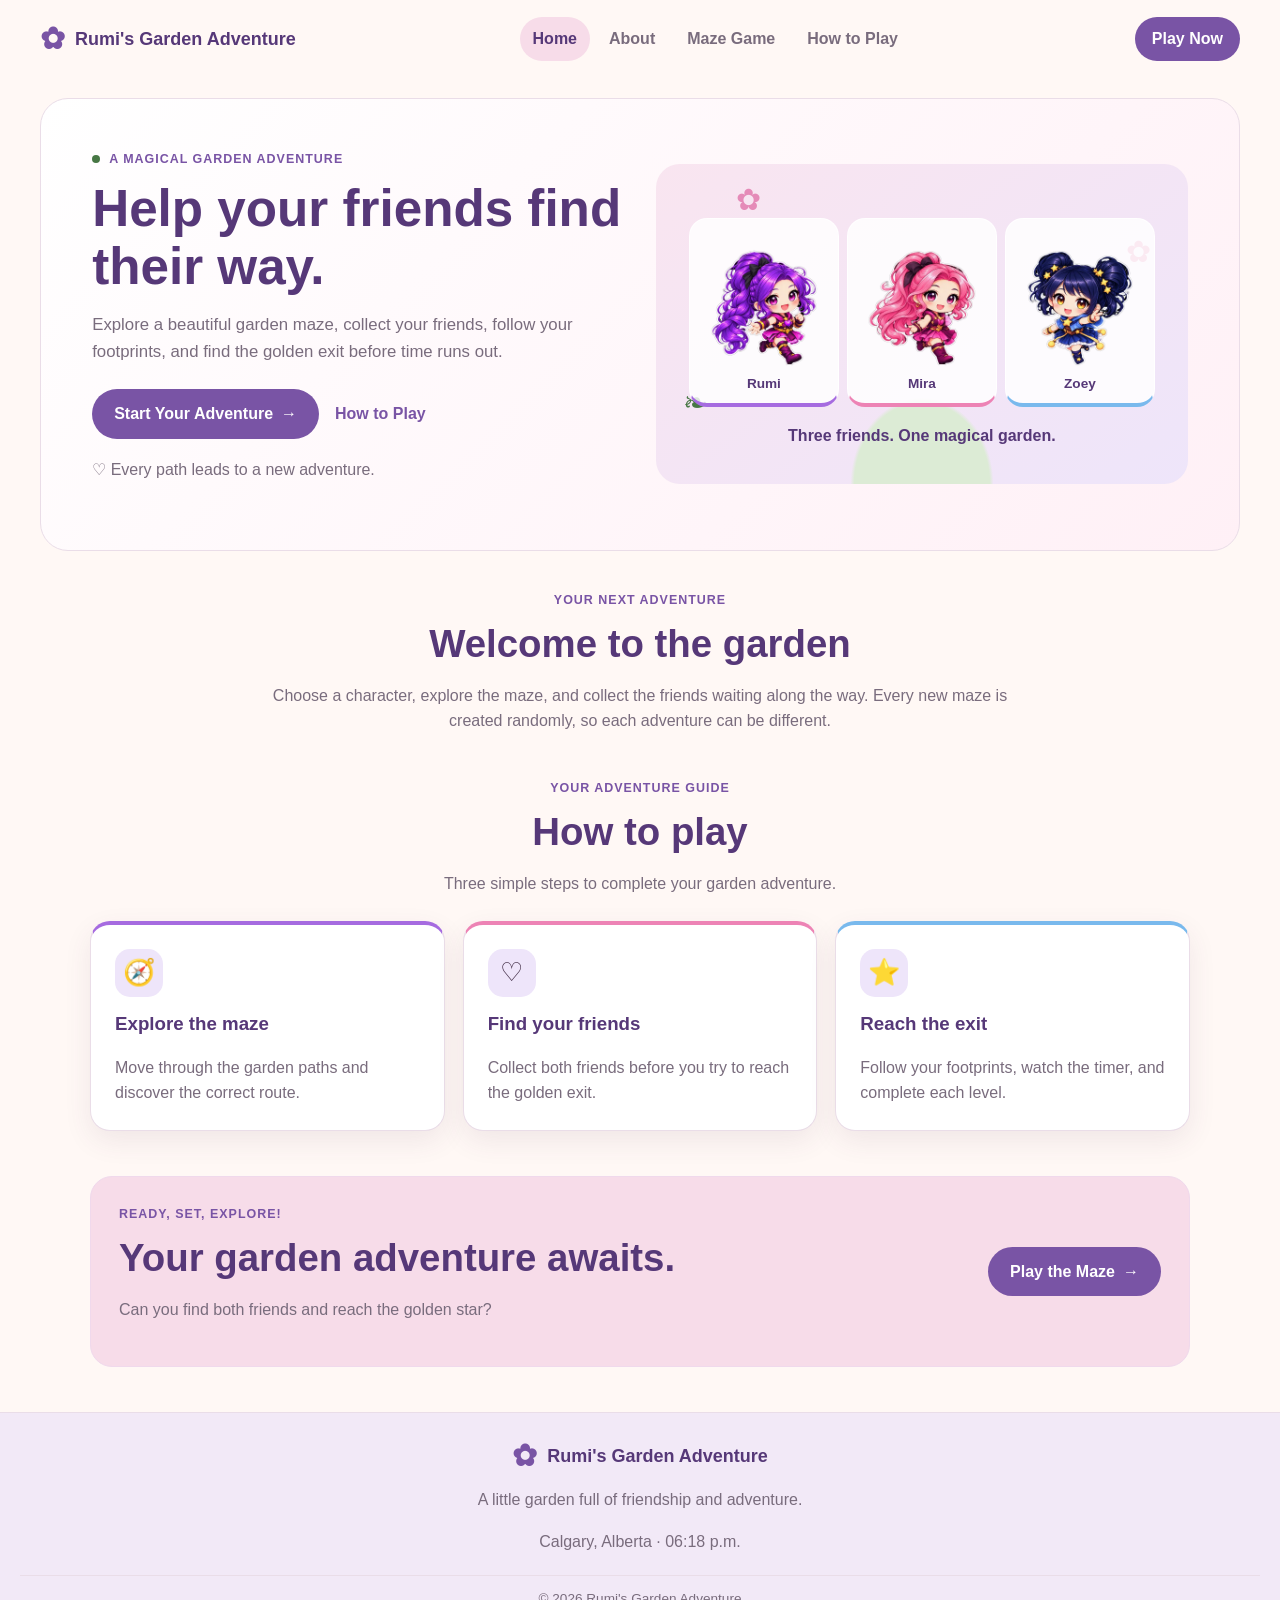
<file: index.html>
<!DOCTYPE html>
<html lang="en">

<head>
    <meta charset="UTF-8">
    <meta name="viewport" content="width=device-width, initial-scale=1.0">
    <meta name="description" content="Join Rumi and her friends on a magical garden maze adventure.">
    <title>Rumi's Garden Adventure | Home</title>
    <link rel="icon" type="image/png" href="images/logo.png">
    <link rel="manifest" href="manifest.json">
    <link rel="stylesheet" href="style.css">
    <script src="main.js" defer></script>
</head>

<body class="home-page">

    <!-- Main website header -->
    <header class="site-header">
        <a class="brand" href="index.html" aria-label="Rumi's Garden Adventure home">
            <span class="brand-flower" aria-hidden="true">✿</span>
            <span>Rumi's Garden Adventure</span>
        </a>

        <nav class="main-nav" aria-label="Main navigation">
            <a href="index.html" aria-current="page">Home</a>
            <a href="#about">About</a>
            <a href="game.html">Maze Game</a>
            <a href="#how-to-play">How to Play</a>
        </nav>

        <a class="button button-small" href="game.html">Play Now</a>
    </header>

    <!-- Main home page content -->
    <main>

        <!-- Welcome section -->
        <section class="hero" id="about">
            <div class="hero-content">
                <p class="eyebrow">
                    <span class="location-dot" aria-hidden="true"></span>
                    A MAGICAL GARDEN ADVENTURE
                </p>

                <h1>Help your friends find their way.</h1>

                <p class="hero-description">
                    Explore a beautiful garden maze, collect your friends,
                    follow your footprints, and find the golden exit before
                    time runs out.
                </p>

                <div class="hero-actions">
                    <a class="button" href="game.html">
                        Start Your Adventure
                        <span aria-hidden="true">→</span>
                    </a>

                    <a class="text-link" href="#how-to-play">How to Play</a>
                </div>

                <p class="hero-note">♡ Every path leads to a new adventure.</p>
            </div>

            <!-- Character artwork -->
            <div class="hero-art">
                <span class="garden-decoration flower-top" aria-hidden="true">✿</span>
                <span class="garden-decoration leaf-left" aria-hidden="true">❧</span>
                <span class="garden-decoration flower-right" aria-hidden="true">✿</span>

                <div class="hero-characters">
                    <div class="hero-character">
                        <img src="images/Rumi.png" alt="Rumi, the adventurer">
                        <span>Rumi</span>
                    </div>

                    <div class="hero-character">
                        <img src="images/Mira.png" alt="Mira, Rumi's friend">
                        <span>Mira</span>
                    </div>

                    <div class="hero-character">
                        <img src="images/Zoey.png" alt="Zoey, Rumi's friend">
                        <span>Zoey</span>
                    </div>
                </div>

                <p class="hero-art-caption">Three friends. One magical garden.</p>
            </div>
        </section>

        <!-- Introduction section -->
        <section class="welcome-section">
            <p class="eyebrow">YOUR NEXT ADVENTURE</p>
            <h2>Welcome to the garden</h2>

            <p>
                Choose a character, explore the maze, and collect the friends
                waiting along the way. Every new maze is created randomly,
                so each adventure can be different.
            </p>
        </section>

        <!-- Instructions section -->
        <section class="features-section" id="how-to-play">
            <div class="section-heading">
                <p class="eyebrow">YOUR ADVENTURE GUIDE</p>
                <h2>How to play</h2>
                <p>Three simple steps to complete your garden adventure.</p>
            </div>

            <div class="feature-grid">
                <article class="feature-card feature-purple">
                    <span class="feature-icon" aria-hidden="true">🧭</span>
                    <h3>Explore the maze</h3>
                    <p>Move through the garden paths and discover the correct route.</p>
                </article>

                <article class="feature-card feature-pink">
                    <span class="feature-icon" aria-hidden="true">♡</span>
                    <h3>Find your friends</h3>
                    <p>Collect both friends before you try to reach the golden exit.</p>
                </article>

                <article class="feature-card feature-green">
                    <span class="feature-icon" aria-hidden="true">⭐</span>
                    <h3>Reach the exit</h3>
                    <p>Follow your footprints, watch the timer, and complete each level.</p>
                </article>
            </div>
        </section>

        <!-- Final invitation -->
        <section class="play-banner">
            <div>
                <p class="eyebrow">READY, SET, EXPLORE!</p>
                <h2>Your garden adventure awaits.</h2>
                <p>Can you find both friends and reach the golden star?</p>
            </div>

            <a class="button" href="game.html">
                Play the Maze
                <span aria-hidden="true">→</span>
            </a>
        </section>

    </main>

    <!-- Website footer -->
    <footer class="site-footer">
        <div class="footer-content">
            <a class="brand footer-brand" href="index.html">
                <span class="brand-flower" aria-hidden="true">✿</span>
                <span>Rumi's Garden Adventure</span>
            </a>

            <p>A little garden full of friendship and adventure.</p>

            <p class="footer-location">
                Calgary, Alberta · <span id="home-time">Local time loading...</span>
            </p>
        </div>

        <p class="copyright">
            © <span id="home-year"></span> Rumi's Garden Adventure
        </p>
    </footer>

</body>

</html>
</file>
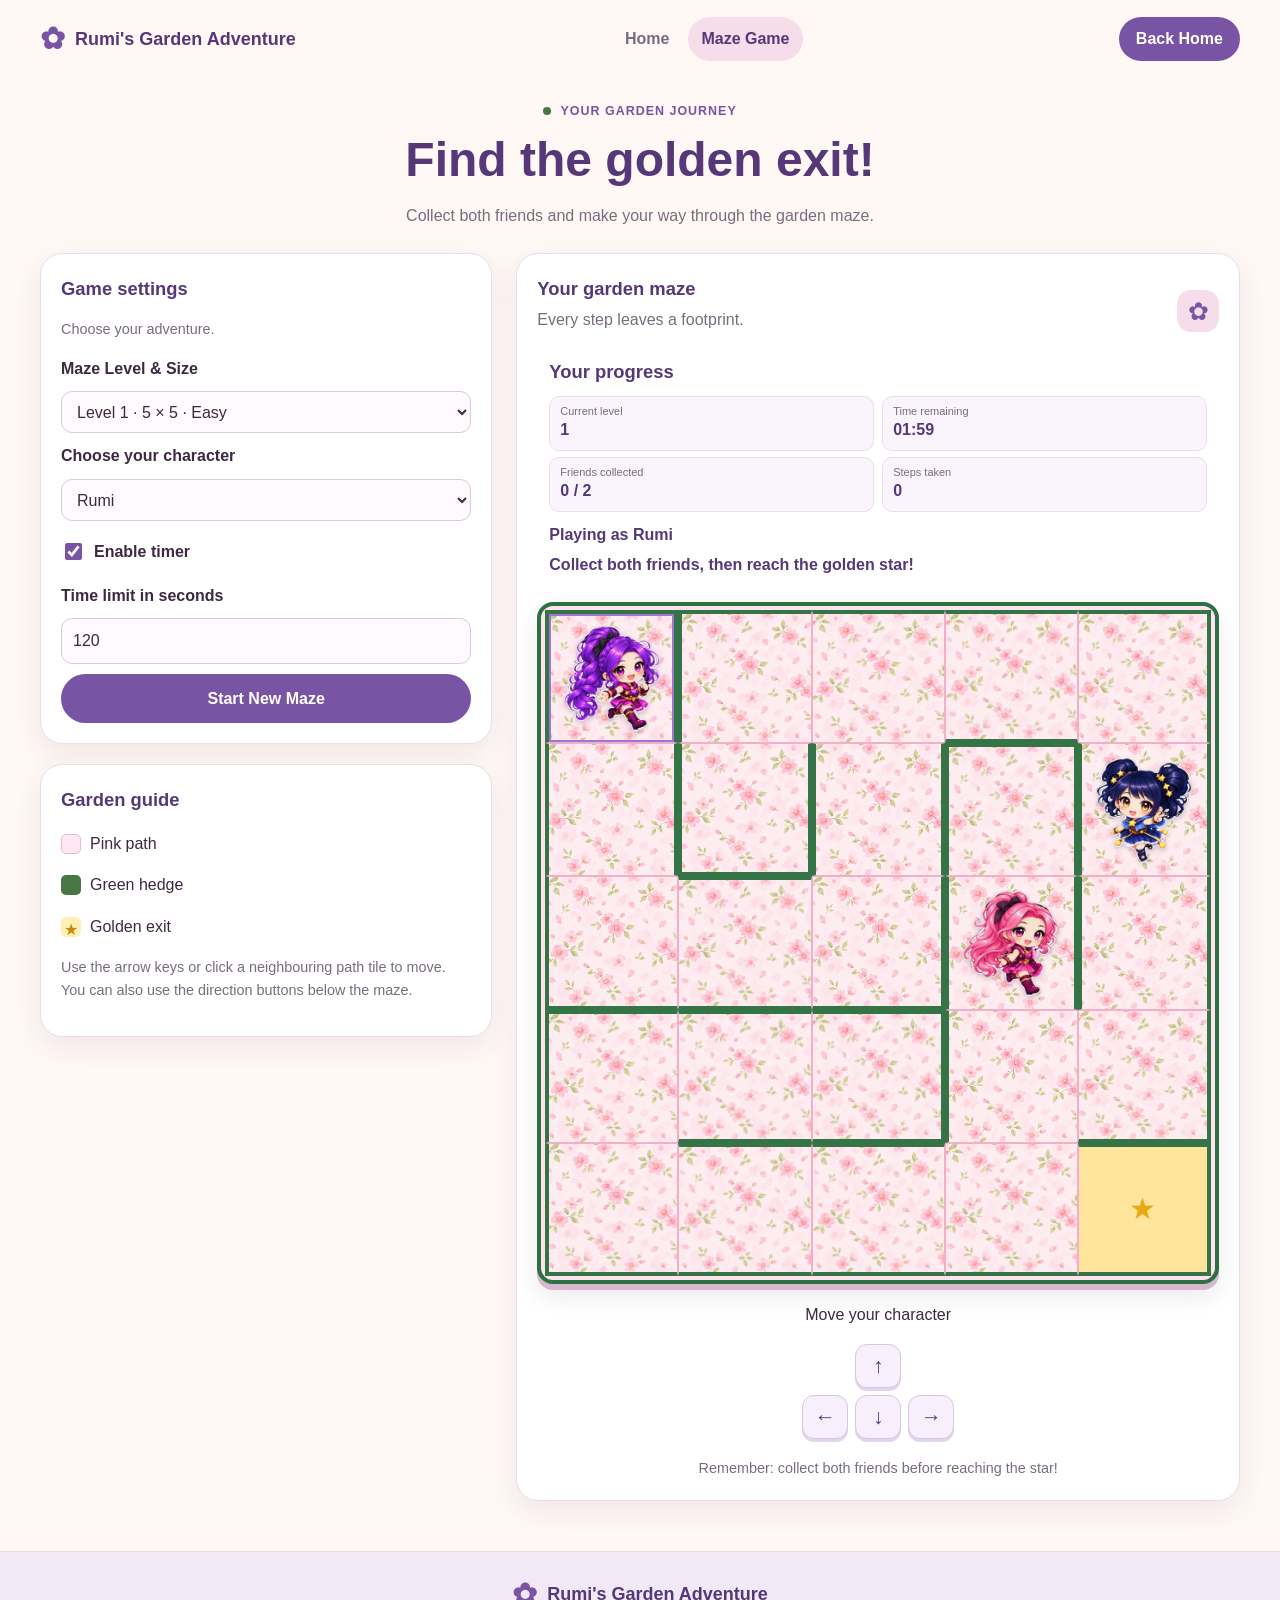
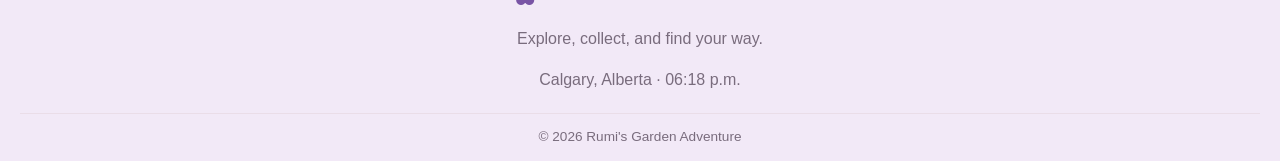
<file: game.html>
<!DOCTYPE html>
<html lang="en">

<head>
    <meta charset="UTF-8">
    <meta name="viewport" content="width=device-width, initial-scale=1.0">
    <meta name="description" content="Play Rumi's Garden Adventure maze game.">
    <title>Rumi's Garden Adventure | Maze Game</title>
    <link rel="icon" type="image/png" href="images/logo.png">
    <link rel="manifest" href="manifest.json">
    <link rel="stylesheet" href="style.css">
    <script src="main.js" defer></script>
</head>

<body class="game-page">

    <!-- Main website header -->
    <header class="site-header">
        <a class="brand" href="index.html" aria-label="Rumi's Garden Adventure home">
            <span class="brand-flower" aria-hidden="true">✿</span>
            <span>Rumi's Garden Adventure</span>
        </a>

        <nav class="main-nav" aria-label="Main navigation">
            <a href="index.html">Home</a>
            <a href="game.html" aria-current="page">Maze Game</a>
        </nav>

        <a class="button button-small" href="index.html">Back Home</a>
    </header>

    <!-- Main game content -->
    <main class="game-main">

        <!-- Game introduction -->
        <section class="game-heading">
            <p class="eyebrow">
                <span class="location-dot" aria-hidden="true"></span>
                YOUR GARDEN JOURNEY
            </p>

            <h1>Find the golden exit!</h1>

            <p>Collect both friends and make your way through the garden maze.</p>
        </section>

        <div class="game-layout">

            <!-- Settings, progress, and guide -->
            <aside class="game-sidebar">

                <!-- Game settings -->
                <section class="panel settings-panel">
                    <h2>Game settings</h2>
                    <p class="panel-description">Choose your adventure.</p>

                    <form id="maze-form">
                        <label for="level-selector-toggle">Maze Level & Size</label>


                        <select id="level-selector-toggle" class="level-selector-toggle" name="level-selector">
                            <optgroup label="Easy">
                                <option value="1">Level 1 · 5 × 5 · Easy</option>
                                <option value="2">Level 2 · 6 × 6 · Easy</option>
                                <option value="3">Level 3 · 7 × 7 · Easy</option>
                                <option value="4">Level 4 · 8 × 8 · Easy</option>
                            </optgroup>
                            <optgroup label="Medium">
                                <option value="5">Level 5 · 9 × 9 · Medium</option>
                                <option value="6">Level 6 · 10 × 10 · Medium</option>
                                <option value="7">Level 7 · 11 × 11 · Medium</option>
                                <option value="8">Level 8 · 12 × 12 · Medium</option>
                            </optgroup>
                            <optgroup label="Hard">
                                <option value="9">Level 9 · 13 × 13 · Hard</option>
                                <option value="10">Level 10 · 14 × 14 · Hard</option>
                                <option value="11">Level 11 · 15 × 15 · Hard</option>
                                <option value="12">Level 12 · 16 × 16 · Hard</option>
                            </optgroup>
                            <optgroup label="Expert">
                                <option value="13">Level 13 · 17 × 17 · Expert</option>
                                <option value="14">Level 14 · 18 × 18 · Expert</option>
                                <option value="15">Level 15 · 19 × 19 · Expert</option>
                                <option value="16">Level 16 · 20 × 20 · Expert</option>
                            </optgroup>
                        </select>


                        <input type="hidden" id="maze-size" name="maze-size" value="5">


                        <label for="player-character">Choose your character</label>

                        <select id="player-character" name="player-character">
                            <option value="Rumi">Rumi</option>
                            <option value="Mira">Mira</option>
                            <option value="Zoey">Zoey</option>
                        </select>

                        <label class="checkbox-label" for="timer-enabled">
                            <input type="checkbox" id="timer-enabled" name="timer-enabled" checked>
                            <span>Enable timer</span>
                        </label>

                        <label for="time-limit">Time limit in seconds</label>

                        <input type="number" id="time-limit" name="time-limit" min="10" max="600" value="120">

                        <p class="form-error" id="settings-error" role="alert"></p>

                        <button class="button button-full" type="submit">
                            Start New Maze
                        </button>
                    </form>
                </section>



                <!-- Maze guide -->
                <section class="panel guide-panel">
                    <h2>Garden guide</h2>

                    <p>
                        <span class="guide-symbol path-symbol" aria-hidden="true"></span>
                        Pink path
                    </p>

                    <p>
                        <span class="guide-symbol wall-symbol" aria-hidden="true"></span>
                        Green hedge
                    </p>

                    <p>
                        <span class="guide-symbol exit-symbol" aria-hidden="true">★</span>
                        Golden exit
                    </p>

                    <p class="panel-description">
                        Use the arrow keys or click a neighbouring path tile to move.
                        You can also use the direction buttons below the maze.
                    </p>
                </section>

            </aside>

            <!-- Maze and movement controls -->
            <section class="panel maze-panel">
                <div class="maze-panel-heading">
                    <div>
                        <h2>Your garden maze</h2>
                        <p>Every step leaves a footprint.</p>
                    </div>

                    <span class="garden-badge" aria-hidden="true">✿</span>
                </div>
                <!-- Player progress -->
                <section class="status-panel">
                    <h2>Your progress</h2>

                    <div class="stat-card">
                        <span>Current level</span>
                        <strong id="level-score">1</strong>
                    </div>

                    <div class="stat-card">
                        <span>Time remaining</span>
                        <strong id="game-timer">02:00</strong>
                    </div>

                    <div class="stat-card">
                        <span>Friends collected</span>
                        <strong id="friends-count">0 / 2</strong>
                    </div>

                    <div class="stat-card">
                        <span>Steps taken</span>
                        <strong id="steps-count">0</strong>
                    </div>

                    <p id="selected-character-name" class="selected-character">
                        Playing as Rumi
                    </p>

                    <p id="game-message" class="game-message" role="status" aria-live="polite">
                        Choose your settings and start!
                    </p>
                </section>



                <div id="maze-board" class="maze-board" aria-label="Garden maze">
                    <p class="maze-placeholder">Your garden maze will appear here.</p>
                </div>

                <!-- Accessible movement buttons -->
                <div class="movement-controls">
                    <p>Move your character</p>

                    <div class="control-row">
                        <button type="button" data-move="up" aria-label="Move up">↑</button>
                    </div>

                    <div class="control-row">
                        <button type="button" data-move="left" aria-label="Move left">←</button>
                        <button type="button" data-move="down" aria-label="Move down">↓</button>
                        <button type="button" data-move="right" aria-label="Move right">→</button>
                    </div>
                </div>

                <p class="maze-tip">
                    Remember: collect both friends before reaching the star!
                </p>

            </section>
        </div>
    </main>

    <!-- Winning screen -->
    <section id="win-screen" class="result-screen" hidden aria-labelledby="win-title">
        <div class="result-card win-card">
            <p class="result-decoration" aria-hidden="true">✦ ✿ ✦</p>
            <h2 id="win-title">You Won!</h2>
            <p class="result-subtitle">All your friends are together!</p>

            <div class="winning-characters">
                <img src="images/Rumi.png" alt="Rumi">
                <img src="images/Mira.png" alt="Mira">
                <img src="images/Zoey.png" alt="Zoey">
            </div>

            <p id="win-message">You collected both friends and reached the exit!</p>
            <p id="win-score" class="result-score">Level completed: 1</p>

            <button type="button" id="next-level" class="button button-full">
                Next Level →
            </button>

            <div class="result-actions">
                <button type="button" id="win-play-again" class="button button-light">
                    Play Again
                </button>

                <a class="text-link" href="index.html">Back to Home</a>
            </div>
        </div>
    </section>

    <!-- Time-up screen -->
    <section id="lose-screen" class="result-screen" hidden aria-labelledby="lose-title">
        <div class="result-card lose-card">
            <p class="result-decoration" aria-hidden="true">💔</p>
            <h2 id="lose-title">Time's Up!</h2>

            <img id="lose-character" class="lose-character" src="images/Rumi.png" alt="Your selected character">

            <p id="lose-message">The timer has ended. Try the garden maze again!</p>

            <button type="button" id="lose-play-again" class="button button-full">
                Try Again
            </button>

            <a class="text-link" href="index.html">Back to Home</a>
        </div>
    </section>

    <!-- Website footer -->
    <footer class="site-footer">
        <div class="footer-content">
            <a class="brand footer-brand" href="index.html">
                <span class="brand-flower" aria-hidden="true">✿</span>
                <span>Rumi's Garden Adventure</span>
            </a>

            <p>Explore, collect, and find your way.</p>

            <p class="footer-location">
                Calgary, Alberta · <span id="current-time">Local time loading...</span>
            </p>
        </div>

        <p class="copyright">
            © <span id="current-year"></span> Rumi's Garden Adventure
        </p>
    </footer>

</body>

</html>
</file>
<file: style.css>
/* Main colours */

:root {
    --cream: #fff8f5;
    --white: #ffffff;
    --purple: #7954a5;
    --purple-dark: #563878;
    --pink: #f7dce9;
    --lavender: #eee5fa;
    --gold: #f4c75e;
    --ink: #3e2942;
    --muted: #796c7d;
    --line: #eadde8;
    --garden-green: #477744;
    --garden-light: #a8cf82;
    --shadow: 0 10px 28px rgba(88, 54, 93, 0.09);
}

/* General page styles */

* {
    box-sizing: border-box;
}

html {
    scroll-behavior: smooth;
}

body {
    min-height: 100vh;
    margin: 0;
    display: flex;
    flex-direction: column;
    overflow-x: hidden;
    background: var(--cream);
    color: var(--ink);
    font-family: Inter, Arial, sans-serif;
    line-height: 1.6;
}

main {
    flex: 1;
    min-width: 0;
}

img {
    display: block;
    max-width: 100%;
}

button,
input,
select {
    font: inherit;
}

button {
    cursor: pointer;
}

[hidden] {
    display: none !important;
}

a:focus-visible,
button:focus-visible,
input:focus-visible,
select:focus-visible {
    outline: 3px solid var(--gold);
    outline-offset: 3px;
}

/* Header and navigation */

.site-header {
    width: min(1200px, calc(100% - 40px));
    min-height: 78px;
    margin: 0 auto;
    padding: 14px 0;
    display: flex;
    justify-content: space-between;
    align-items: center;
    gap: 20px;
}

.brand {
    display: flex;
    align-items: center;
    gap: 10px;
    color: var(--purple-dark);
    font-size: 18px;
    font-weight: 800;
    text-decoration: none;
}

.brand-flower {
    color: var(--purple);
    font-size: 30px;
    line-height: 1;
}

.main-nav {
    display: flex;
    flex-wrap: wrap;
    align-items: center;
    gap: 6px;
}

.main-nav a {
    padding: 9px 13px;
    border-radius: 999px;
    color: var(--muted);
    font-weight: 700;
    text-decoration: none;
    transition: background 0.2s, color 0.2s;
}

.main-nav a:hover,
.main-nav a[aria-current="page"] {
    background: var(--pink);
    color: var(--purple-dark);
}

/* Buttons and links */

.button {
    display: inline-flex;
    justify-content: center;
    align-items: center;
    gap: 8px;
    max-width: 100%;
    padding: 12px 22px;
    border: 0;
    border-radius: 999px;
    background: var(--purple);
    color: var(--white);
    font-weight: 750;
    text-align: center;
    text-decoration: none;
    transition: transform 0.2s, background 0.2s;
}

.button:hover {
    transform: translateY(-2px);
    background: var(--purple-dark);
}

.button-small {
    padding: 9px 17px;
}

.button-full {
    width: 100%;
}

.button-light {
    border: 1px solid #d8c7df;
    background: var(--white);
    color: var(--purple-dark);
}

.button-light:hover {
    background: var(--lavender);
    color: var(--purple-dark);
}

.text-link {
    color: var(--purple);
    font-weight: 750;
    text-decoration: none;
}

.text-link:hover {
    text-decoration: underline;
}

/* Home page hero */

.hero {
    width: min(1200px, calc(100% - 40px));
    margin: 20px auto 40px;
    padding: clamp(24px, 4vw, 52px);
    display: grid;
    grid-template-columns: minmax(0, 1fr) minmax(0, 1fr);
    align-items: center;
    gap: 32px;
    overflow: hidden;
    border: 1px solid var(--line);
    border-radius: 28px;
    background: linear-gradient(135deg, #ffffff, #fff0f6);
}

.hero-content {
    min-width: 0;
}

.eyebrow {
    margin: 0 0 10px;
    color: var(--purple);
    font-size: 0.78rem;
    font-weight: 800;
    letter-spacing: 0.08em;
}

.location-dot {
    display: inline-block;
    width: 8px;
    height: 8px;
    margin-right: 5px;
    border-radius: 50%;
    background: var(--garden-green);
}

.hero h1 {
    margin: 0 0 16px;
    color: var(--purple-dark);
    font-size: clamp(2.1rem, 4vw, 3.5rem);
    line-height: 1.12;
    overflow-wrap: anywhere;
}

.hero-description {
    max-width: 520px;
    color: var(--muted);
    font-size: 1.05rem;
}

.hero-actions {
    display: flex;
    flex-wrap: wrap;
    align-items: center;
    gap: 16px;
    margin-top: 24px;
}

.hero-note {
    margin-top: 18px;
    color: var(--muted);
}

/* Home page character artwork */

.hero-art {
    position: relative;
    min-width: 0;
    min-height: 320px;
    display: flex;
    flex-direction: column;
    justify-content: center;
    align-items: center;
    overflow: hidden;
    border-radius: 24px;
    background:
        radial-gradient(ellipse at 50% 100%, #dcebd5 0 18%, transparent 19%),
        linear-gradient(145deg, #f9e5f0, #eee5fa);
}

.garden-decoration {
    position: absolute;
    z-index: 1;
    color: var(--garden-green);
    font-size: 30px;
    pointer-events: none;
}

.flower-top {
    top: 12px;
    left: 15%;
    color: #e58bb8;
}

.leaf-left {
    bottom: 18%;
    left: 5%;
}

.flower-right {
    top: 20%;
    right: 7%;
    color: #e58bb8;
}

.hero-characters {
    position: relative;
    z-index: 2;
    width: 100%;
    padding: 18px 12px 0;
    display: flex;
    justify-content: center;
    align-items: flex-end;
    gap: 8px;
}

.hero-character {
    flex: 1 1 0;
    min-width: 0;
    max-width: 150px;
    padding: 8px 5px;
    display: flex;
    flex-direction: column;
    align-items: center;
    gap: 5px;
    border: 1px solid rgba(255, 255, 255, 0.9);
    border-radius: 18px;
    background: rgba(255, 255, 255, 0.82);
}

.hero-character img {
    width: 100%;
    max-width: 120px;
    height: clamp(85px, 11vw, 145px);
    object-fit: contain;
    object-position: center bottom;
}

.hero-character span {
    color: var(--purple-dark);
    font-size: 0.85rem;
    font-weight: 800;
}

.hero-character:nth-child(1) {
    border-bottom: 4px solid #a66be0;
}

.hero-character:nth-child(2) {
    border-bottom: 4px solid #ed83b5;
}

.hero-character:nth-child(3) {
    border-bottom: 4px solid #79b9ed;
}

.hero-art-caption {
    position: relative;
    z-index: 2;
    margin: 16px 8px 0;
    color: var(--purple-dark);
    font-weight: 750;
    text-align: center;
}

/* Home page information sections */

.welcome-section {
    width: min(760px, calc(100% - 40px));
    margin: 0 auto 45px;
    text-align: center;
}

.welcome-section h2,
.section-heading h2,
.play-banner h2 {
    margin: 0 0 10px;
    color: var(--purple-dark);
    font-size: clamp(1.7rem, 3vw, 2.4rem);
    line-height: 1.2;
}

.welcome-section>p:last-child,
.section-heading>p:last-child {
    color: var(--muted);
}

.features-section {
    width: min(1100px, calc(100% - 40px));
    margin: 0 auto 45px;
}

.section-heading {
    margin-bottom: 24px;
    text-align: center;
}

.feature-grid {
    display: grid;
    grid-template-columns: repeat(3, minmax(0, 1fr));
    gap: 18px;
}

.feature-card {
    min-width: 0;
    padding: 24px;
    border: 1px solid var(--line);
    border-radius: 20px;
    background: var(--white);
    box-shadow: var(--shadow);
    transition: transform 0.2s;
}

.feature-card:hover {
    transform: translateY(-3px);
}

.feature-icon {
    display: inline-grid;
    width: 48px;
    height: 48px;
    place-items: center;
    border-radius: 15px;
    background: var(--lavender);
    font-size: 26px;
}

.feature-card h3 {
    margin: 12px 0 6px;
    color: var(--purple-dark);
}

.feature-card p {
    margin-bottom: 0;
    color: var(--muted);
}

.feature-purple {
    border-top: 4px solid #a66be0;
}

.feature-pink {
    border-top: 4px solid #ed83b5;
}

.feature-green {
    border-top: 4px solid #79b9ed;
}

.play-banner {
    width: min(1100px, calc(100% - 40px));
    margin: 0 auto 45px;
    padding: 28px;
    display: flex;
    justify-content: space-between;
    align-items: center;
    gap: 20px;
    border: 1px solid #f0d9ec;
    border-radius: 22px;
    background: var(--pink);
}

.play-banner p:last-child {
    color: var(--muted);
}

/* Game page layout */

.game-main {
    width: min(1200px, calc(100% - 40px));
    min-width: 0;
    margin: 24px auto 50px;
}

.game-heading {
    margin-bottom: 24px;
    text-align: center;
}

.game-heading h1 {
    margin: 8px 0 12px;
    color: var(--purple-dark);
    font-size: clamp(2rem, 4vw, 3rem);
    line-height: 1.15;
}

.game-heading>p:last-child {
    color: var(--muted);
}

.game-layout {
    display: grid;
    grid-template-columns: minmax(230px, 280px) minmax(0, 1fr);
    align-items: start;
    gap: 22px;
}

.game-sidebar {
    display: flex;
    flex-direction: column;
    gap: 16px;
    min-width: 0;
}

.panel {
    min-width: 0;
    padding: 20px;
    border: 1px solid var(--line);
    border-radius: 22px;
    background: var(--white);
    box-shadow: var(--shadow);
}

.panel h2 {
    margin-top: 0;
    color: var(--purple-dark);
    font-size: 1.15rem;
}

.panel-description {
    color: var(--muted);
    font-size: 0.9rem;
}

/* Game settings form */

#maze-form {
    display: flex;
    flex-direction: column;
    gap: 10px;
}

#maze-form label {
    color: var(--ink);
    font-weight: 700;
}

#maze-form select,
#maze-form input[type="number"] {
    width: 100%;
    min-height: 42px;
    padding: 9px 11px;
    border: 1px solid #dac9df;
    border-radius: 11px;
    background: #fffafd;
    color: var(--ink);
}

.checkbox-label {
    display: flex;
    align-items: center;
    gap: 9px;
    margin: 8px 0;
}

.checkbox-label input {
    width: 17px;
    height: 17px;
    accent-color: var(--purple);
}

#time-limit:disabled {
    opacity: 0.55;
    cursor: not-allowed;
}

.form-error {
    margin: 0;
    color: #b33e67;
    font-size: 0.88rem;
}

.form-error:empty {
    display: none;
}

/* Progress panel and guide */

.stat-card {
    display: flex;
    flex-direction: column;
    gap: 3px;
    margin-top: 12px;
    padding: 12px 14px;
    border: 1px solid var(--line);
    border-radius: 13px;
    background: #faf4fd;
}

.stat-card span {
    color: var(--muted);
    font-size: 0.88rem;
}

.stat-card strong {
    color: var(--purple-dark);
    font-size: 1.2rem;
    overflow-wrap: anywhere;
}

.selected-character {
    color: var(--purple-dark);
    font-weight: 750;
}

.game-message {
    min-height: 35px;
    color: var(--purple-dark);
    font-weight: 700;
    overflow-wrap: anywhere;
}

.guide-panel p {
    display: flex;
    align-items: center;
    gap: 9px;
}

.guide-symbol {
    display: inline-grid;
    width: 20px;
    height: 20px;
    flex-shrink: 0;
    place-items: center;
    border-radius: 5px;
}

.path-symbol {
    border: 1px solid #efb7d2;
    background: #ffe8f2;
}

.wall-symbol {
    background: var(--garden-green);
}

.exit-symbol {
    background: #fff0b7;
    color: #c58b0a;
}

/* Maze heading */

.maze-panel-heading {
    display: flex;
    justify-content: space-between;
    align-items: center;
    gap: 12px;
}

.maze-panel-heading h2 {
    margin-bottom: 4px;
}

.maze-panel-heading p {
    margin-top: 0;
    color: var(--muted);
}

.garden-badge {
    display: grid;
    width: 42px;
    height: 42px;
    flex-shrink: 0;
    place-items: center;
    border-radius: 14px;
    background: var(--pink);
    color: var(--purple);
    font-size: 25px;
}

/* Maze board and cells */

.maze-board {
    --maze-columns: 10;

    display: grid;
    grid-template-columns: repeat(var(--maze-columns), minmax(0, 1fr));
    grid-template-rows: repeat(var(--maze-columns), minmax(0, 1fr));
    width: 100%;
    max-width: 720px;
    aspect-ratio: 1;
    margin: 18px auto;
    padding: 4px;
    gap: 0;
    overflow: hidden;
    border: 4px solid #2d7044;
    border-radius: 16px;
    background: #fff8f5;
    box-shadow: 0 6px 0 #d7b8ce, 0 12px 22px rgba(57, 35, 67, 0.1);
    position: relative;
}


.maze-placeholder {
    grid-column: 1 / -1;
    align-self: center;
    justify-self: center;
    width: 100%;
    padding: 12px;
    color: var(--muted);
    font-size: clamp(16px, 3vw, 40px);
    line-height: 1.5;
    text-align: center;
    grid-row: 1 / -1;
}

.maze-cell {
    position: relative;
    display: flex;
    justify-content: center;
    align-items: center;
    min-width: 0;
    min-height: 0;
    overflow: hidden;
    border: 0;
    border-radius: 0;
    background: #fff1e8;
    font-size: clamp(8px, 1.8vw, 20px);
    cursor: pointer;
}

/* The JavaScript draws each wall only once. */

.maze-cell.wall {
    background-color: var(--garden-green);
    background-image:
        radial-gradient(ellipse at 20% 25%, #a8cf82 0 13%, transparent 15%),
        radial-gradient(ellipse at 75% 70%, #79ad65 0 14%, transparent 16%),
        linear-gradient(135deg, #54894b, #326c3d);
}

/* Make the garden hedge look fuller and more natural. */
.maze-cell.wall {
    border-radius: 5px;
    box-shadow:
        inset 0 2px 3px rgba(255, 255, 255, 0.25),
        inset 0 -2px 3px rgba(0, 0, 0, 0.15);
}

/* Wall decorations stay inside green wall strips. */

.wall-decoration {
    position: absolute;
    z-index: 2;
    display: block;
    width: 10px;
    height: 10px;
    font-size: 9px;
    line-height: 1;
    text-align: center;
    pointer-events: none;
}

.wall-decoration.top {
    top: 0;
    left: 50%;
    transform: translateX(-50%);
}

.wall-decoration.right {
    top: 50%;
    right: 0;
    transform: translateY(-50%);
}

.wall-decoration.bottom {
    bottom: 0;
    left: 50%;
    transform: translateX(-50%);
}

.wall-decoration.left {
    top: 50%;
    left: 0;
    transform: translateY(-50%);
}

/* Visited paths show purple footprints. */

.maze-cell.footstep {
    background-color: #ead8f7;
}

.maze-cell .footstep-mark {
    position: absolute;
    inset: 0;
    z-index: 1;
    display: grid;
    place-items: center;
    color: #7954a5;
    font-size: clamp(12px, 2vw, 24px);
    opacity: 0.85;
    pointer-events: none;
}

/* Player and friend tiles */

.maze-cell.player {
    background-color: #f5dfff;
}

.maze-cell.friend {
    background-color: #f5e8ff;
}

.maze-cell img {
    position: relative;
    z-index: 3;
    display: block;
    width: 88%;
    height: 88%;
    object-fit: contain;
    pointer-events: none;
    filter: drop-shadow(0 2px 2px rgba(57, 35, 67, 0.18));
}

/* Golden exit */

.maze-cell.exit {
    background: #fff0b7;
    color: #c58b0a;
    font-size: clamp(14px, 2.4vw, 30px);
}

/* Movement controls */

.movement-controls {
    margin: 18px 0 6px;
    text-align: center;
}

.control-row {
    display: flex;
    justify-content: center;
    gap: 7px;
}

.control-row+.control-row {
    margin-top: 7px;
}

.control-row button {
    width: 46px;
    min-width: 44px;
    height: 44px;
    border: 1px solid #d7c5e2;
    border-radius: 12px;
    background: #f7effb;
    color: var(--purple-dark);
    font-size: 21px;
    box-shadow: 0 3px 0 #e4d3ec;
}

.control-row button:hover {
    background: var(--pink);
}

.maze-tip {
    margin: 18px 0 0;
    color: var(--muted);
    font-size: 0.9rem;
    text-align: center;
}

/* Result screens */

.result-screen {
    position: fixed;
    inset: 0;
    z-index: 1000;
    display: grid;
    place-items: center;
    padding: 14px;
    overflow-y: auto;
    background: rgba(52, 36, 61, 0.72);
    backdrop-filter: blur(4px);
}

.result-card {
    width: min(520px, 100%);
    max-height: calc(100vh - 28px);
    padding: 22px 20px;
    overflow-y: auto;
    border: 2px solid #eed4e8;
    border-radius: 26px;
    background: linear-gradient(145deg, #fffafd, #fceaf4);
    text-align: center;
    box-shadow: 0 18px 50px rgba(36, 22, 44, 0.22);
}

.result-card h2 {
    margin: 8px 0 12px;
    color: var(--purple-dark);
    font-size: clamp(1.8rem, 5vw, 2.4rem);
    line-height: 1.15;
}

.win-card h2 {
    color: #8a6414;
}

.result-decoration {
    margin: 0;
    color: #d58bb5;
    font-size: 1.5rem;
}

.result-subtitle {
    color: var(--muted);
}

.winning-characters {
    display: flex;
    flex-direction: row;
    justify-content: center;
    align-items: center;
    gap: 10px;
    width: 100%;
    margin: 12px auto;
}

.winning-characters img {
    flex: 1 1 0;
    width: 0;
    max-width: 135px;
    height: 112px;
    object-fit: contain;
}

.result-card>p {
    margin: 10px 0 16px;
    color: var(--muted);
}

.result-score {
    font-weight: 750;
}

.result-actions {
    display: flex;
    flex-wrap: wrap;
    justify-content: center;
    align-items: center;
    gap: 10px;
    margin-top: 10px;
}

.result-actions .button {
    flex: 1 1 140px;
}

.lose-card {
    background: linear-gradient(145deg, #fffafd, #fff0f1);
}

.lose-character {
    width: min(55%, 170px);
    height: 130px;
    margin: 12px auto;
    object-fit: contain;
}

/* Footer */

.site-footer {
    margin-top: auto;
    padding: 28px 20px 14px;
    border-top: 1px solid var(--line);
    background: #f2e9f7;
    color: var(--purple-dark);
    text-align: center;
}

.footer-content {
    max-width: 900px;
    margin: 0 auto;
}

.footer-brand {
    justify-content: center;
}

.footer-content>p {
    color: var(--muted);
}

.copyright {
    margin: 20px 0 0;
    padding-top: 12px;
    border-top: 1px solid var(--line);
    color: var(--muted);
    font-size: 0.85rem;
}

/* Tablet layout */

@media (max-width: 850px) {
    .site-header {
        flex-wrap: wrap;
    }

    .hero {
        grid-template-columns: minmax(0, 1fr);
    }

    .hero-art {
        min-height: 280px;
    }

    .game-layout {
        grid-template-columns: minmax(0, 1fr);
    }

    .game-sidebar {
        order: 2;
    }

    .maze-panel {
        order: 1;
    }

    .feature-grid {
        grid-template-columns: repeat(2, minmax(0, 1fr));
    }
}

/* Mobile layout */

@media (max-width: 560px) {
    .site-header {
        width: calc(100% - 28px);
        align-items: flex-start;
        flex-direction: column;
        gap: 10px;
    }

    .brand {
        font-size: 16px;
    }

    .main-nav {
        width: 100%;
        gap: 3px;
    }

    .main-nav a {
        padding: 7px 10px;
        font-size: 0.88rem;
    }

    .hero,
    .welcome-section,
    .features-section,
    .play-banner,
    .game-main {
        width: calc(100% - 28px);
    }

    .hero {
        margin-top: 10px;
        padding: 22px 16px;
        border-radius: 22px;
    }

    .hero h1 {
        font-size: 2.1rem;
    }

    .hero-art {
        min-height: 225px;
    }

    .hero-characters {
        gap: 5px;
        padding-right: 5px;
        padding-left: 5px;
    }

    .hero-character {
        padding: 6px 3px;
    }

    .hero-character img {
        height: 85px;
    }

    .hero-character span {
        font-size: 0.75rem;
    }

    .feature-grid {
        grid-template-columns: minmax(0, 1fr);
    }

    .play-banner {
        align-items: flex-start;
        flex-direction: column;
        padding: 22px 18px;
    }

    .game-heading {
        text-align: left;
    }

    .maze-panel {
        padding: 10px;
    }

    .maze-board {
        padding: 3px;
        border-width: 3px;
        border-radius: 10px;
    }

    .wall-decoration {
        width: 8px;
        height: 8px;
        font-size: 7px;
    }

    .maze-cell .footstep-mark {
        font-size: clamp(6px, 1.6vw, 12px);
    }

    .result-screen {
        padding: 8px;
    }

    .result-card {
        max-height: calc(100vh - 16px);
        padding: 16px 10px;
        border-radius: 20px;
    }

    .winning-characters {
        gap: 4px;
    }

    .winning-characters img {
        height: 82px;
    }

    .result-actions {
        gap: 6px;
    }

    .result-actions .button {
        flex-basis: 120px;
        padding: 10px 12px;
        font-size: 0.9rem;
    }

    .site-footer {
        padding-right: 14px;
        padding-left: 14px;
    }
}

/* Very small screens */

@media (max-width: 350px) {
    .hero-characters {
        gap: 3px;
    }

    .hero-character img {
        height: 70px;
    }

    .hero-character span {
        font-size: 0.7rem;
    }

    .panel {
        padding: 14px;
    }

    .winning-characters img {
        height: 70px;
    }
}

/* Respect reduced-motion settings */

@media (prefers-reduced-motion: reduce) {
    html {
        scroll-behavior: auto;
    }

    *,
    *::before,
    *::after {
        transition-duration: 0.01ms !important;
        animation-duration: 0.01ms !important;
        animation-iteration-count: 1 !important;
    }
}

.game-layout {
    display: grid;
    grid-template-columns: minmax(0, 1fr) minmax(0, 1.6fr);
    gap: 24px;
    align-items: start;
}

.game-sidebar {
    display: flex;
    flex-direction: column;
    gap: 20px;
    min-width: 0;
}

.maze-panel {
    min-width: 0;
}

.status-panel .stat-card {
    padding: 16px 20px;
    margin-bottom: 12px;
}

@media (max-width: 800px) {
    .game-layout {
        grid-template-columns: 1fr;
    }
}

/* Make the progress section more compact */
.status-panel {
    padding: 12px 18px;
    gap: 8px;
}

/* Reduce the space below the progress heading */
.status-panel h2 {
    margin-bottom: 6px;
}

/* Keep the four progress cards in two balanced columns */
.status-panel {
    display: grid;
    grid-template-columns: repeat(2, minmax(0, 1fr));
    column-gap: 10px;
    row-gap: 10px;
}

/* Keep the heading and game messages across both columns */
.status-panel h2,
.status-panel .selected-character,
.status-panel .game-message {
    grid-column: 1 / -1;
}

/* Reduce the size and padding of each progress card */
.stat-card {
    padding: 10px 12px;
    min-height: 70px;
    border-radius: 12px;
}

/* Make the progress labels a little smaller */
.stat-card span {
    font-size: 12px;
}

/* Keep the numbers clear without making them too large */
.stat-card strong {
    font-size: 18px;
}


/* Keep the progress cards compact and evenly spaced */
.status-panel .stat-card {
    margin-top: 0;
    margin-bottom: 0;
    padding: 10px 12px;
    min-height: 65px;
    gap: 2px;
}

/* Keep the progress labels small and readable */
.status-panel .stat-card span {
    font-size: 12px;
}

/* Keep the progress numbers clear and balanced */
.status-panel .stat-card strong {
    font-size: 18px;
}

/* Reduce the space around the player name */
.status-panel .selected-character {
    margin-top: 4px;
    margin-bottom: 0;
}

/* Reduce the space around the game message */
.status-panel .game-message {
    margin-top: 0;
    margin-bottom: 0;
}

/* Bring the garden maze heading closer to the progress section */
.maze-panel-heading {
    margin-top: 0;
    margin-bottom: 4px;
}

/* Keep the game message compact and reduce extra spacing */
.status-panel .game-message {
    min-height: 0;
    line-height: 1.4;
    margin: 0;
    padding: 0;
}

/* Reduce the space above the garden maze heading */
.maze-panel-heading {
    margin-top: 0;
    margin-bottom: 0;
}

/* Make the four progress cards smaller */
.status-panel .stat-card {
    min-height: 55px;
    padding: 7px 10px;
    margin: 0;
    gap: 1px;
    border-radius: 10px;
}

/* Reduce the progress labels */
.status-panel .stat-card span {
    font-size: 11px;
    line-height: 1.3;
}

/* Reduce the size of the progress numbers */
.status-panel .stat-card strong {
    font-size: 16px;
    line-height: 1.3;
}

/* Reduce the spacing between the progress cards */
.status-panel {
    row-gap: 6px;
    column-gap: 8px;
    padding: 8px 12px;
}

/* Reduce the extra space around the progress heading */
.status-panel h2 {
    margin-top: 0;
    margin-bottom: 4px;
}

.maze-cell.path:not(.exit-cell) {
    /* Display the flower background inside maze path cells */
    background-image: url("images/flowers-background.jpeg");
    background-size: cover;
    background-position: center;
    background-repeat: no-repeat;
}

.maze-cell.visited:not(.player-cell):not(.exit-cell):not(.friend-cell) {
    background-color: rgba(232, 200, 245, 0.55) !important;
}

.maze-cell.visited:not(.player-cell):not(.exit-cell):not(.friend-cell)::before {
    content: "";
    position: absolute;
    inset: 0;
    background: rgba(221, 198, 219, 0.45);
    z-index: 0;
    pointer-events: none;
}
</file>
